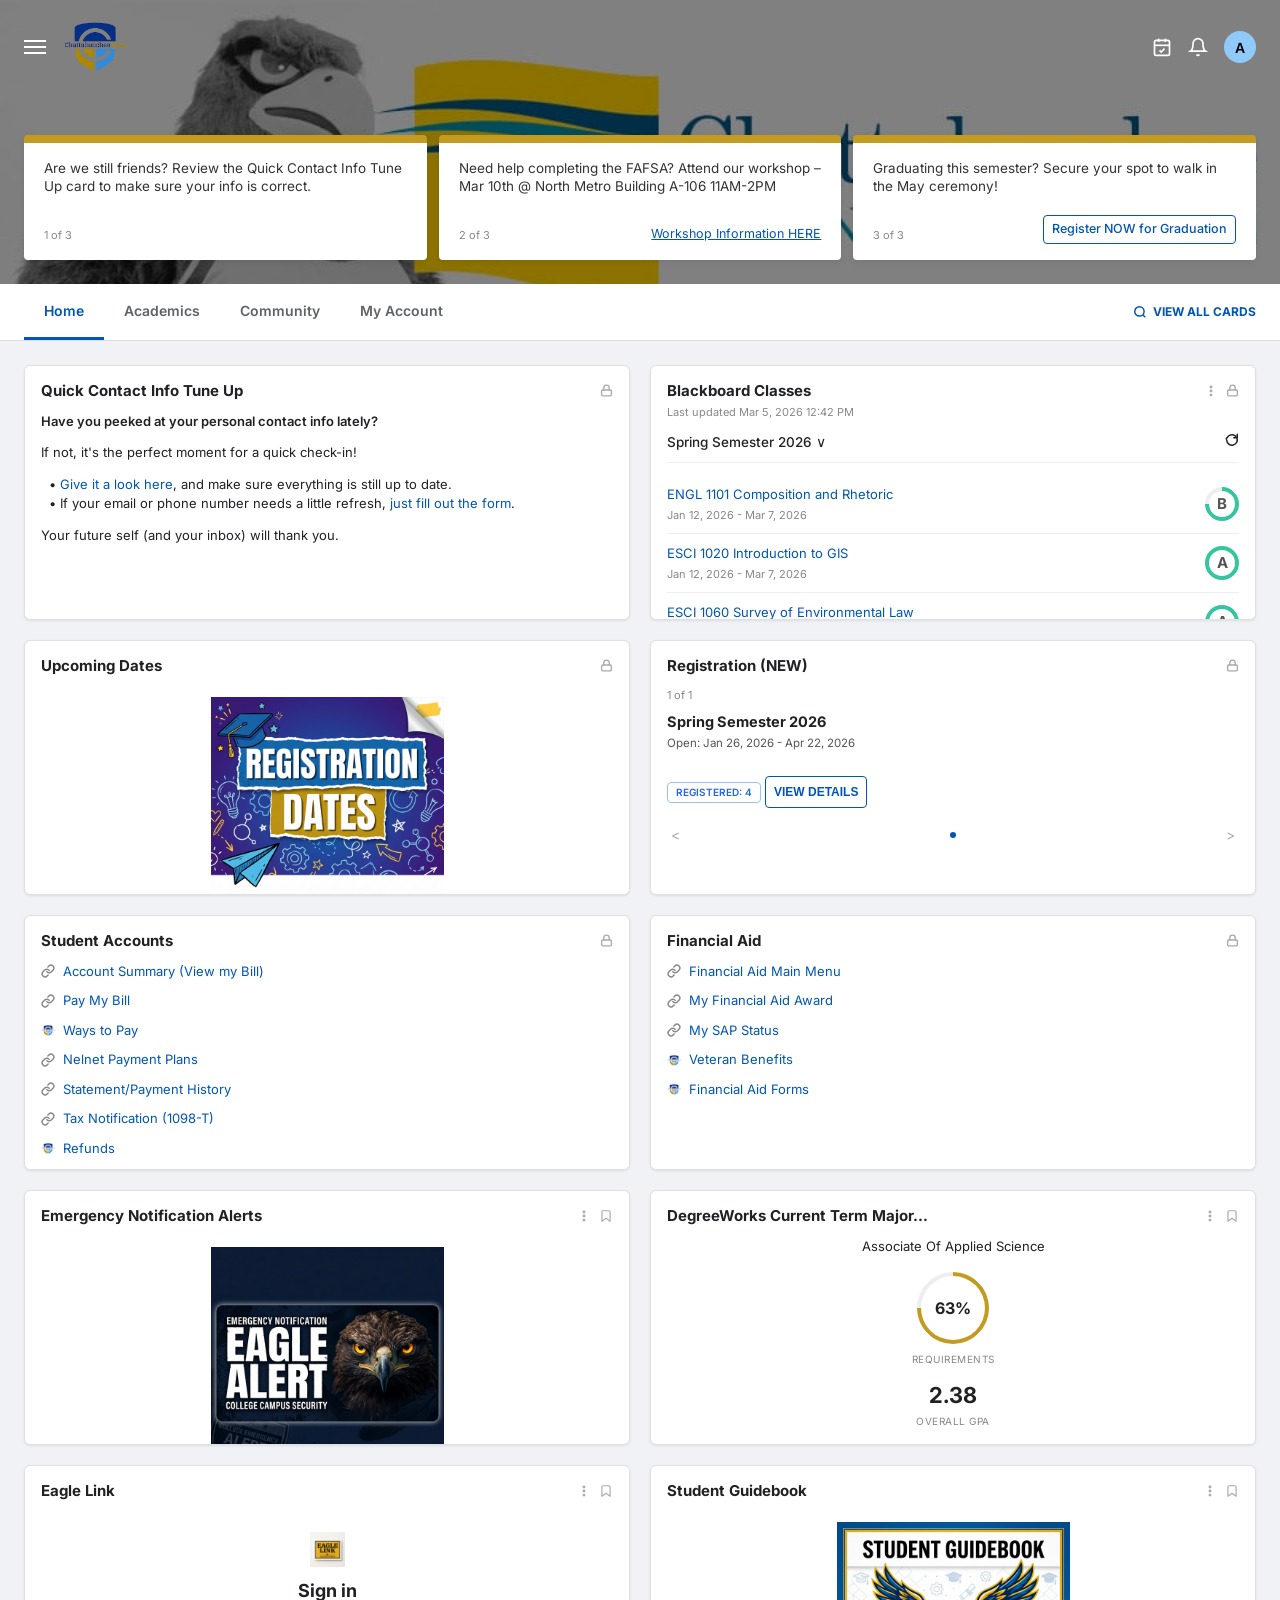
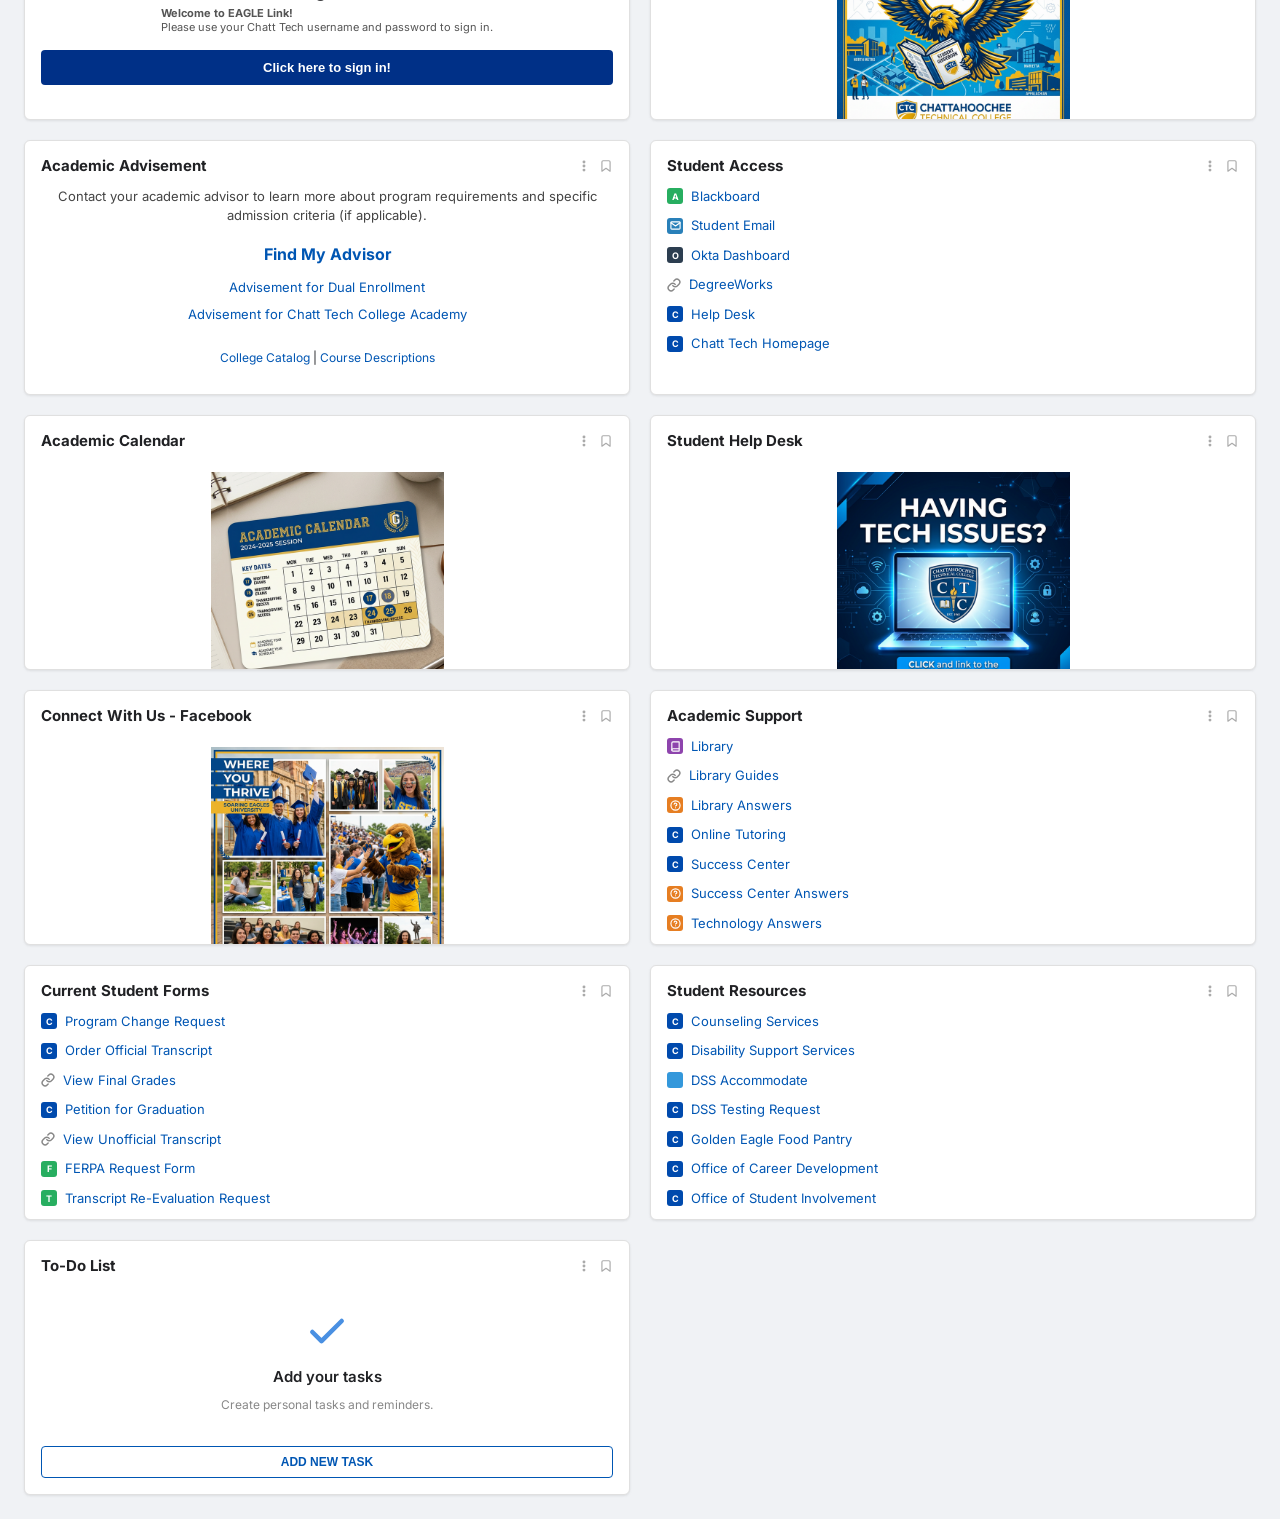
<file: index.html>
<!DOCTYPE html>
<html lang="es">

<head>
  <meta charset="UTF-8" />
  <meta name="viewport" content="width=device-width, initial-scale=1.0" />
  <title>Student Portal – Chattahoochee Technical College</title>
  <link rel="preconnect" href="https://fonts.googleapis.com" />
  <link href="https://fonts.googleapis.com/css2?family=Inter:wght@400;500;600;700&display=swap" rel="stylesheet" />
  <link rel="stylesheet" href="style.css" />
</head>

<body>

  <div class="hero-wrapper">
    <div class="hero-overlay"></div>

    <header class="topnav">
      <div class="topnav-left">
        <button class="hamburger" aria-label="Menu">
          <span></span><span></span><span></span>
        </button>
        <div class="logo-wrap">
          <img src="assets/logo.png" alt="Chattahoochee Technical College logo" class="logo-img" />
        </div>
      </div>
      <div class="topnav-right">
        <button class="icon-btn" aria-label="Calendar">
          <svg viewBox="0 0 24 24" fill="none" stroke="currentColor" stroke-width="2">
            <rect x="3" y="4" width="18" height="18" rx="2" />
            <line x1="16" y1="2" x2="16" y2="6" />
            <line x1="8" y1="2" x2="8" y2="6" />
            <line x1="3" y1="10" x2="21" y2="10" />
            <path d="M9 16l2 2 4-4" />
          </svg>
        </button>
        <button class="icon-btn" aria-label="Notifications">
          <svg viewBox="0 0 24 24" fill="none" stroke="currentColor" stroke-width="2">
            <path d="M18 8A6 6 0 0 0 6 8c0 7-3 9-3 9h18s-3-2-3-9" />
            <path d="M13.73 21a2 2 0 0 1-3.46 0" />
          </svg>
        </button>
        <div class="avatar">A</div>
      </div>
    </header>

    <section class="hero-carousel">
      <div class="carousel-container">
        <article class="hero-card">
          <p class="hero-card-text">Are we still friends? Review the Quick Contact Info Tune Up card to make sure your
            info is correct.</p>
          <div class="hero-card-footer">
            <span class="hero-counter">1 of 3</span>
          </div>
        </article>

        <article class="hero-card">
          <p class="hero-card-text">Need help completing the FAFSA? Attend our workshop – Mar 10th @ North Metro
            Building A-106 11AM-2PM</p>
          <div class="hero-card-footer">
            <span class="hero-counter">2 of 3</span>
            <a href="#" class="hero-link">Workshop Information HERE</a>
          </div>
        </article>

        <article class="hero-card">
          <p class="hero-card-text">Graduating this semester? Secure your spot to walk in the May ceremony!</p>
          <div class="hero-card-footer">
            <span class="hero-counter">3 of 3</span>
            <a href="#" class="hero-link btn-link">Register NOW for Graduation</a>
          </div>
        </article>
      </div>
    </section>
  </div>

  <nav class="tabs-nav-container">
    <div class="tabs-nav">
      <div class="tabs-left">
        <a href="#" class="tab active">Home</a>
        <a href="#" class="tab">Academics</a>
        <a href="#" class="tab">Community</a>
        <a href="#" class="tab">My Account</a>
      </div>
      <div class="tabs-right">
        <a href="#" class="view-all-link">
          <svg viewBox="0 0 24 24" fill="none" stroke="currentColor" stroke-width="2.5" width="14" height="14">
            <circle cx="11" cy="11" r="8" />
            <line x1="21" y1="21" x2="16.65" y2="16.65" />
          </svg>
          VIEW ALL CARDS
        </a>
      </div>
    </div>
  </nav>

  <main class="dashboard">

    <div class="card-grid">
      <div class="card">
        <div class="card-header">
          <h2 class="card-title">Quick Contact Info Tune Up</h2>
          <div class="card-icons"><span class="icon-lock"></span></div>
        </div>
        <div class="card-content">
          <p class="bold-text">Have you peeked at your personal contact info lately?</p>
          <p class="mt-12">If not, it's the perfect moment for a quick check-in!</p>
          <ul class="text-list">
            <li>• <a href="#">Give it a look here</a>, and make sure everything is still up to date.</li>
            <li>• If your email or phone number needs a little refresh, <a href="#">just fill out the form</a>.</li>
          </ul>
          <p class="mt-12">Your future self (and your inbox) will thank you.</p>
        </div>
      </div>

      <div class="card scrollable">
        <div class="card-header">
          <div>
            <h2 class="card-title">Blackboard Classes</h2>
            <span class="card-subtitle">Last updated Mar 5, 2026 12:42 PM</span>
          </div>
          <div class="card-icons">
            <span class="icon-dots"></span><span class="icon-lock"></span>
          </div>
        </div>
        <div class="card-content">
          <div class="semester-filter">
            <span>Spring Semester 2026 ∨</span>
            <span class="icon-refresh"><svg class="svg-icon" viewBox="0 0 24 24">
                <path d="M21 2v6h-6" />
                <path d="M3 12a9 9 0 1 0 2.63-6.37L2 10" />
              </svg></span>
          </div>
          <div class="class-list">
            <div class="class-item">
              <div class="class-info">
                <a href="class_detail.html">ENGL 1101 Composition and Rhetoric</a>
                <span>Jan 12, 2026 - Mar 7, 2026</span>
              </div>
              <div class="grade-circle grade-b"></div> <!-- La 'B' viene inyectada por el CSS ::before -->
            </div>
            <div class="class-line"></div>
            <div class="class-item">
              <div class="class-info">
                <a href="class_detail_esci.html">ESCI 1020 Introduction to GIS</a>
                <span>Jan 12, 2026 - Mar 7, 2026</span>
              </div>
              <div class="grade-circle grade-a">A</div>
            </div>
            <div class="class-line"></div>
            <div class="class-item">
              <div class="class-info">
                <a href="class_detail_esci_1060.html">ESCI 1060 Survey of Environmental Law</a>
                <span>Jan 12, 2026 - Mar 7, 2026</span>
              </div>
              <div class="grade-circle grade-a">A</div>
            </div>
          </div>
        </div>
      </div>

      <div class="card">
        <div class="card-header">
          <h2 class="card-title">Upcoming Dates</h2>
          <div class="card-icons"><span class="icon-lock"></span></div>
        </div>
        <div class="image-placeholder full-height">
          <img src="assets/registration_dates.png" alt="Registration Dates" class="card-banner-img" />
        </div>
      </div>

      <div class="card">
        <div class="card-header">
          <h2 class="card-title">Registration (NEW)</h2>
          <div class="card-icons"><span class="icon-lock"></span></div>
        </div>
        <div class="card-content">
          <span class="card-subtitle-gray">1 of 1</span>
          <h3 class="semester-title">Spring Semester 2026</h3>
          <span class="semester-dates">Open: Jan 26, 2026 - Apr 22, 2026</span>
          <div class="registered-tag">REGISTERED: 4</div>
          <button class="btn-outline mt-12">VIEW DETAILS</button>
          <div class="carousel-dots">
            <span class="arrow">&lt;</span>
            <span class="dot active"></span>
            <span class="arrow">&gt;</span>
          </div>
        </div>
      </div>
    </div>

    <div class="card-grid">
      <div class="card">
        <div class="card-header">
          <h2 class="card-title">Student Accounts</h2>
          <div class="card-icons"><span class="icon-lock"></span></div>
        </div>
        <div class="card-content">
          <ul class="link-list">
            <li><span class="list-icon"><svg class="svg-icon" viewBox="0 0 24 24">
                  <path d="M10 13a5 5 0 0 0 7.54.54l3-3a5 5 0 0 0-7.07-7.07l-1.72 1.71" />
                  <path d="M14 11a5 5 0 0 0-7.54-.54l-3 3a5 5 0 0 0 7.07 7.07l1.71-1.71" />
                </svg></span><a href="#">Account Summary (View my Bill)</a></li>
            <li><span class="list-icon"><svg class="svg-icon" viewBox="0 0 24 24">
                  <path d="M10 13a5 5 0 0 0 7.54.54l3-3a5 5 0 0 0-7.07-7.07l-1.72 1.71" />
                  <path d="M14 11a5 5 0 0 0-7.54-.54l-3 3a5 5 0 0 0 7.07 7.07l1.71-1.71" />
                </svg></span><a href="#">Pay My Bill</a></li>
            <li><span class="list-icon icon-img"><img src="assets/logo.png"
                  style="width:14px;height:14px;object-fit:contain;" alt="Eagle Logo" /></span><a href="#">Ways to
                Pay</a></li>
            <li><span class="list-icon"><svg class="svg-icon" viewBox="0 0 24 24">
                  <path d="M10 13a5 5 0 0 0 7.54.54l3-3a5 5 0 0 0-7.07-7.07l-1.72 1.71" />
                  <path d="M14 11a5 5 0 0 0-7.54-.54l-3 3a5 5 0 0 0 7.07 7.07l1.71-1.71" />
                </svg></span><a href="#">Nelnet Payment Plans</a></li>
            <li><span class="list-icon"><svg class="svg-icon" viewBox="0 0 24 24">
                  <path d="M10 13a5 5 0 0 0 7.54.54l3-3a5 5 0 0 0-7.07-7.07l-1.72 1.71" />
                  <path d="M14 11a5 5 0 0 0-7.54-.54l-3 3a5 5 0 0 0 7.07 7.07l1.71-1.71" />
                </svg></span><a href="#">Statement/Payment History</a></li>
            <li><span class="list-icon"><svg class="svg-icon" viewBox="0 0 24 24">
                  <path d="M10 13a5 5 0 0 0 7.54.54l3-3a5 5 0 0 0-7.07-7.07l-1.72 1.71" />
                  <path d="M14 11a5 5 0 0 0-7.54-.54l-3 3a5 5 0 0 0 7.07 7.07l1.71-1.71" />
                </svg></span><a href="#">Tax Notification (1098-T)</a></li>
            <li><span class="list-icon icon-img"><img src="assets/logo.png"
                  style="width:14px;height:14px;object-fit:contain;" alt="Eagle Logo" /></span><a href="#">Refunds</a>
            </li>
          </ul>
        </div>
      </div>

      <div class="card">
        <div class="card-header">
          <h2 class="card-title">Financial Aid</h2>
          <div class="card-icons"><span class="icon-lock"></span></div>
        </div>
        <div class="card-content">
          <ul class="link-list">
            <li><span class="list-icon"><svg class="svg-icon" viewBox="0 0 24 24">
                  <path d="M10 13a5 5 0 0 0 7.54.54l3-3a5 5 0 0 0-7.07-7.07l-1.72 1.71" />
                  <path d="M14 11a5 5 0 0 0-7.54-.54l-3 3a5 5 0 0 0 7.07 7.07l1.71-1.71" />
                </svg></span><a href="#">Financial Aid Main Menu</a></li>
            <li><span class="list-icon"><svg class="svg-icon" viewBox="0 0 24 24">
                  <path d="M10 13a5 5 0 0 0 7.54.54l3-3a5 5 0 0 0-7.07-7.07l-1.72 1.71" />
                  <path d="M14 11a5 5 0 0 0-7.54-.54l-3 3a5 5 0 0 0 7.07 7.07l1.71-1.71" />
                </svg></span><a href="#">My Financial Aid Award</a></li>
            <li><span class="list-icon"><svg class="svg-icon" viewBox="0 0 24 24">
                  <path d="M10 13a5 5 0 0 0 7.54.54l3-3a5 5 0 0 0-7.07-7.07l-1.72 1.71" />
                  <path d="M14 11a5 5 0 0 0-7.54-.54l-3 3a5 5 0 0 0 7.07 7.07l1.71-1.71" />
                </svg></span><a href="#">My SAP Status</a></li>
            <li><span class="list-icon icon-img"><img src="assets/logo.png"
                  style="width:14px;height:14px;object-fit:contain;" alt="Eagle Logo" /></span><a href="#">Veteran
                Benefits</a></li>
            <li><span class="list-icon icon-img"><img src="assets/logo.png"
                  style="width:14px;height:14px;object-fit:contain;" alt="Eagle Logo" /></span><a href="#">Financial Aid
                Forms</a></li>
          </ul>
        </div>
      </div>

      <div class="card">
        <div class="card-header">
          <h2 class="card-title">Emergency Notification Alerts</h2>
          <div class="card-icons">
            <span class="icon-dots"></span><span class="icon-bookmark"></span>
          </div>
        </div>
        <div class="image-placeholder full-height">
          <img src="assets/eagle_alert.png" alt="Eagle Alert" class="card-banner-img" />
        </div>
      </div>

      <div class="card text-center">
        <div class="card-header">
          <h2 class="card-title">DegreeWorks Current Term Major...</h2>
          <div class="card-icons">
            <span class="icon-dots"></span><span class="icon-bookmark"></span>
          </div>
        </div>
        <div class="card-content align-center">
          <p class="degree-title">Associate Of Applied Science</p>
          <div class="progress-circle">
            <span class="progress-text">63%</span>
          </div>
          <p class="progress-label">REQUIREMENTS</p>
          <div class="gpa-score">2.38</div>
          <p class="progress-label">OVERALL GPA</p>
          <a href="#" class="view-audit">View audit</a>
        </div>
      </div>
    </div>

    <div class="card-grid">
      <div class="card">
        <div class="card-header">
          <h2 class="card-title">Eagle Link</h2>
          <div class="card-icons">
            <span class="icon-dots"></span><span class="icon-bookmark"></span>
          </div>
        </div>
        <div class="image-placeholder small-placeholder">
          <img src="assets/eagle_link.png" alt="Eagle Link Logo" class="eagle-link-img" />
        </div>
        <div class="card-content align-center">
          <h3 class="signin-title">Sign in</h3>
          <p class="signin-desc"><strong>Welcome to EAGLE Link!</strong><br>Please use your Chatt Tech username and
            password to sign in.</p>
          <button class="btn-solid">Click here to sign in!</button>
        </div>
      </div>

      <div class="card">
        <div class="card-header">
          <h2 class="card-title">Student Guidebook</h2>
          <div class="card-icons">
            <span class="icon-dots"></span><span class="icon-bookmark"></span>
          </div>
        </div>
        <div class="image-placeholder full-height">
          <img src="assets/student_guidebook.png" alt="Student Guidebook" class="card-banner-img" />
        </div>
      </div>

      <div class="card text-center">
        <div class="card-header">
          <h2 class="card-title">Academic Advisement</h2>
          <div class="card-icons">
            <span class="icon-dots"></span><span class="icon-bookmark"></span>
          </div>
        </div>
        <div class="card-content align-center">
          <p class="advise-text">Contact your academic advisor to learn more about program requirements and specific
            admission criteria (if applicable).</p>
          <a href="#" class="advise-main-link">Find My Advisor</a>
          <a href="#" class="advise-sub-link">Advisement for Dual Enrollment</a>
          <a href="#" class="advise-sub-link">Advisement for Chatt Tech College Academy</a>
          <p class="advise-footer-links"><a href="#">College Catalog</a> | <a href="#">Course Descriptions</a></p>
        </div>
      </div>

      <div class="card">
        <div class="card-header">
          <h2 class="card-title">Student Access</h2>
          <div class="card-icons">
            <span class="icon-dots"></span><span class="icon-bookmark"></span>
          </div>
        </div>
        <div class="card-content">
          <ul class="link-list">
            <li><span class="app-icon bb">A</span><a href="#">Blackboard</a></li>
            <li><span class="app-icon mail"><svg class="app-svg" viewBox="0 0 24 24">
                  <path d="M4 4h16c1.1 0 2 .9 2 2v12c0 1.1-.9 2-2 2H4c-1.1 0-2-.9-2-2V6c0-1.1.9-2 2-2z" />
                  <polyline points="22,6 12,13 2,6" />
                </svg></span><a href="#">Student Email</a></li>
            <li><span class="app-icon okta">O</span><a href="#">Okta Dashboard</a></li>
            <li><span class="list-icon"><svg class="svg-icon" viewBox="0 0 24 24">
                  <path d="M10 13a5 5 0 0 0 7.54.54l3-3a5 5 0 0 0-7.07-7.07l-1.72 1.71" />
                  <path d="M14 11a5 5 0 0 0-7.54-.54l-3 3a5 5 0 0 0 7.07 7.07l1.71-1.71" />
                </svg></span><a href="#">DegreeWorks</a></li>
            <li><span class="app-icon ctc">C</span><a href="#">Help Desk</a></li>
            <li><span class="app-icon ctc">C</span><a href="#">Chatt Tech Homepage</a></li>
          </ul>
        </div>
      </div>
    </div>

    <div class="card-grid">
      <div class="card">
        <div class="card-header">
          <h2 class="card-title">Academic Calendar</h2>
          <div class="card-icons"><span class="icon-dots"></span><span class="icon-bookmark"></span></div>
        </div>
        <div class="image-placeholder full-height"><img src="assets/academic_calendar.png" alt="Calendar"
            class="card-banner-img" /></div>
      </div>
      <div class="card">
        <div class="card-header">
          <h2 class="card-title">Student Help Desk</h2>
          <div class="card-icons"><span class="icon-dots"></span><span class="icon-bookmark"></span></div>
        </div>
        <div class="image-placeholder full-height"><img src="assets/student_help_desk.png" alt="Help Desk"
            class="card-banner-img" /></div>
      </div>
      <div class="card">
        <div class="card-header">
          <h2 class="card-title">Connect With Us - Facebook</h2>
          <div class="card-icons"><span class="icon-dots"></span><span class="icon-bookmark"></span></div>
        </div>
        <div class="image-placeholder full-height"><img src="assets/connect_facebook.png" alt="Facebook"
            class="card-banner-img" /></div>
      </div>
      <div class="card">
        <div class="card-header">
          <h2 class="card-title">Academic Support</h2>
          <div class="card-icons"><span class="icon-dots"></span><span class="icon-bookmark"></span></div>
        </div>
        <div class="card-content">
          <ul class="link-list">
            <li><span class="app-icon lib"><svg class="app-svg" viewBox="0 0 24 24">
                  <path d="M4 19.5A2.5 2.5 0 0 1 6.5 17H20" />
                  <path d="M6.5 2H20v20H6.5A2.5 2.5 0 0 1 4 19.5v-15A2.5 2.5 0 0 1 6.5 2z" />
                </svg></span><a href="#">Library</a></li>
            <li><span class="list-icon"><svg class="svg-icon" viewBox="0 0 24 24">
                  <path d="M10 13a5 5 0 0 0 7.54.54l3-3a5 5 0 0 0-7.07-7.07l-1.72 1.71" />
                  <path d="M14 11a5 5 0 0 0-7.54-.54l-3 3a5 5 0 0 0 7.07 7.07l1.71-1.71" />
                </svg></span><a href="#">Library Guides</a></li>
            <li><span class="app-icon ans"><svg class="app-svg" viewBox="0 0 24 24">
                  <circle cx="12" cy="12" r="10" />
                  <path d="M9.09 9a3 3 0 0 1 5.83 1c0 2-3 3-3 3" />
                  <line x1="12" y1="17" x2="12.01" y2="17" />
                </svg></span><a href="#">Library Answers</a></li>
            <li><span class="app-icon ctc">C</span><a href="#">Online Tutoring</a></li>
            <li><span class="app-icon ctc">C</span><a href="#">Success Center</a></li>
            <li><span class="app-icon ans"><svg class="app-svg" viewBox="0 0 24 24">
                  <circle cx="12" cy="12" r="10" />
                  <path d="M9.09 9a3 3 0 0 1 5.83 1c0 2-3 3-3 3" />
                  <line x1="12" y1="17" x2="12.01" y2="17" />
                </svg></span><a href="#">Success Center Answers</a></li>
            <li><span class="app-icon ans"><svg class="app-svg" viewBox="0 0 24 24">
                  <circle cx="12" cy="12" r="10" />
                  <path d="M9.09 9a3 3 0 0 1 5.83 1c0 2-3 3-3 3" />
                  <line x1="12" y1="17" x2="12.01" y2="17" />
                </svg></span><a href="#">Technology Answers</a></li>
          </ul>
        </div>
      </div>
    </div>

    <div class="card-grid row3">
      <div class="card scrollable">
        <div class="card-header">
          <h2 class="card-title">Current Student Forms</h2>
          <div class="card-icons"><span class="icon-dots"></span><span class="icon-bookmark"></span></div>
        </div>
        <div class="card-content">
          <ul class="link-list">
            <li><span class="app-icon ctc">C</span><a href="#">Program Change Request</a></li>
            <li><span class="app-icon ctc">C</span><a href="#">Order Official Transcript</a></li>
            <li><span class="list-icon"><svg class="svg-icon" viewBox="0 0 24 24">
                  <path d="M10 13a5 5 0 0 0 7.54.54l3-3a5 5 0 0 0-7.07-7.07l-1.72 1.71" />
                  <path d="M14 11a5 5 0 0 0-7.54-.54l-3 3a5 5 0 0 0 7.07 7.07l1.71-1.71" />
                </svg></span><a href="#">View Final Grades</a></li>
            <li><span class="app-icon ctc">C</span><a href="#">Petition for Graduation</a></li>
            <li><span class="list-icon"><svg class="svg-icon" viewBox="0 0 24 24">
                  <path d="M10 13a5 5 0 0 0 7.54.54l3-3a5 5 0 0 0-7.07-7.07l-1.72 1.71" />
                  <path d="M14 11a5 5 0 0 0-7.54-.54l-3 3a5 5 0 0 0 7.07 7.07l1.71-1.71" />
                </svg></span><a href="#">View Unofficial Transcript</a></li>
            <li><span class="app-icon green">F</span><a href="#">FERPA Request Form</a></li>
            <li><span class="app-icon green">T</span><a href="#">Transcript Re-Evaluation Request</a></li>
            <li><span class="list-icon"><svg class="svg-icon" viewBox="0 0 24 24">
                  <path d="M10 13a5 5 0 0 0 7.54.54l3-3a5 5 0 0 0-7.07-7.07l-1.72 1.71" />
                  <path d="M14 11a5 5 0 0 0-7.54-.54l-3 3a5 5 0 0 0 7.07 7.07l1.71-1.71" />
                </svg></span><a href="#">Update or Set Emergency Contact</a></li>
          </ul>
        </div>
      </div>
      <div class="card scrollable">
        <div class="card-header">
          <h2 class="card-title">Student Resources</h2>
          <div class="card-icons"><span class="icon-dots"></span><span class="icon-bookmark"></span></div>
        </div>
        <div class="card-content">
          <ul class="link-list">
            <li><span class="app-icon ctc">C</span><a href="#">Counseling Services</a></li>
            <li><span class="app-icon ctc">C</span><a href="#">Disability Support Services</a></li>
            <li><span class="app-icon solid-blue"></span><a href="#">DSS Accommodate</a></li>
            <li><span class="app-icon ctc">C</span><a href="#">DSS Testing Request</a></li>
            <li><span class="app-icon ctc">C</span><a href="#">Golden Eagle Food Pantry</a></li>
            <li><span class="app-icon ctc">C</span><a href="#">Office of Career Development</a></li>
            <li><span class="app-icon ctc">C</span><a href="#">Office of Student Involvement</a></li>
            <li><span class="app-icon ctc">C</span><a href="#">Veteran Services</a></li>
          </ul>
        </div>
      </div>
      <div class="card">
        <div class="card-header">
          <h2 class="card-title">To-Do List</h2>
          <div class="card-icons"><span class="icon-dots"></span><span class="icon-bookmark"></span></div>
        </div>
        <div class="card-content align-center to-do-content">
          <div class="todo-icon">
            <svg viewBox="0 0 24 24" fill="none" stroke="#4a90e2" stroke-width="2.5" stroke-linecap="round"
              stroke-linejoin="round">
              <polyline points="20 6 9 17 4 12"></polyline>
            </svg>
          </div>
          <p class="todo-title">Add your tasks</p>
          <p class="todo-sub">Create personal tasks and reminders.</p>
          <button class="btn-outline w-100">ADD NEW TASK</button>
        </div>
      </div>
    </div>

  </main>

  <script src="script.js"></script>
</body>

</html>
</file>
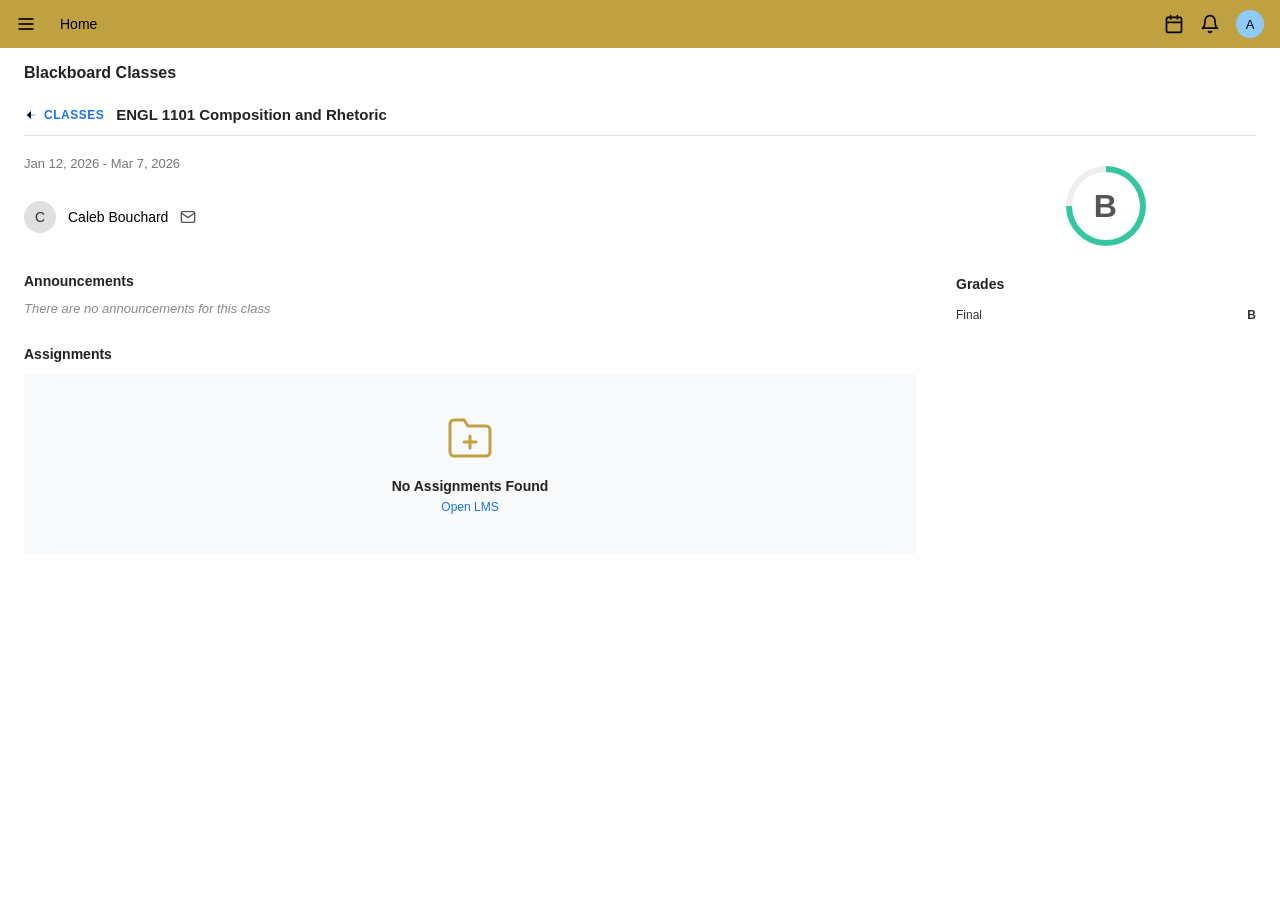
<file: class_detail.html>
<!DOCTYPE html>
<html lang="es">

<head>
    <meta charset="UTF-8">
    <meta name="viewport" content="width=device-width, initial-scale=1.0">
    <title>Blackboard Classes Detail</title>
    <style>
        :root {
            --gold: #bfa141;
            /* From screenshot */
            --blue: #003087;
            --light-blue: #90caf9;
            --text-main: #222;
            --text-gray: #777;
            --border-gray: #e0e0e0;
            --bg-gray: #f5f6f8;
            --success-green: #37b282;
        }

        * {
            box-sizing: border-box;
            margin: 0;
            padding: 0;
            font-family: 'Inter', -apple-system, BlinkMacSystemFont, 'Segoe UI', Roboto, Helvetica, Arial, sans-serif;
        }

        body {
            background-color: #fff;
            color: var(--text-main);
        }

        /* Top Nav Bar */
        .top-nav {
            background-color: var(--gold);
            height: 48px;
            display: flex;
            align-items: center;
            justify-content: space-between;
            padding: 0 16px;
        }

        .top-nav-left,
        .top-nav-right {
            display: flex;
            align-items: center;
            gap: 16px;
        }

        .burger-icon,
        .nav-icon {
            cursor: pointer;
            display: flex;
            align-items: center;
        }

        .burger-icon svg,
        .nav-icon svg {
            width: 20px;
            height: 20px;
            fill: none;
            stroke: #000;
            stroke-width: 2;
        }

        .home-text {
            font-size: 14px;
            font-weight: 500;
            color: #000;
            margin-left: 8px;
        }

        .user-avatar-nav {
            width: 28px;
            height: 28px;
            border-radius: 50%;
            background-color: var(--light-blue);
            color: #000;
            display: flex;
            align-items: center;
            justify-content: center;
            font-size: 13px;
            font-weight: 500;
            cursor: pointer;
        }

        /* Main Container */
        .detail-container {
            max-width: 1400px;
            margin: 0 auto;
            padding: 16px 24px;
        }

        .bb-title {
            font-size: 16px;
            font-weight: 700;
            margin-bottom: 24px;
        }

        .class-header-row {
            display: flex;
            align-items: center;
            gap: 12px;
            margin-bottom: 12px;
        }

        .back-link {
            display: flex;
            align-items: center;
            gap: 6px;
            color: #1a73e8;
            text-decoration: none;
            font-size: 12px;
            font-weight: 600;
            text-transform: uppercase;
            letter-spacing: 0.5px;
        }

        .back-link svg {
            width: 14px;
            height: 14px;
            stroke: currentColor;
        }

        .class-title {
            font-size: 15px;
            font-weight: 700;
        }

        .divider {
            border: none;
            border-top: 1px solid var(--border-gray);
            margin-bottom: 20px;
        }

        /* Body Layout */
        .detail-body {
            display: grid;
            grid-template-columns: 1fr 300px;
            gap: 40px;
        }

        @media (max-width: 900px) {
            .detail-body {
                grid-template-columns: 1fr;
                gap: 24px;
            }
        }

        /* Left Side Content */
        .dates-text {
            font-size: 13px;
            color: var(--text-gray);
            margin-bottom: 30px;
        }

        .instructor-row {
            display: flex;
            align-items: center;
            gap: 12px;
            margin-bottom: 40px;
        }

        .instructor-avatar {
            width: 32px;
            height: 32px;
            border-radius: 50%;
            background-color: #e0e0e0;
            display: flex;
            align-items: center;
            justify-content: center;
            font-size: 14px;
            font-weight: 500;
            color: #333;
        }

        .instructor-name {
            font-size: 14px;
            color: #000;
        }

        .mail-icon-small {
            width: 16px;
            height: 16px;
            fill: none;
            stroke: #555;
            stroke-width: 2;
        }

        .section-block {
            margin-bottom: 30px;
        }

        .section-title {
            font-size: 14px;
            font-weight: 700;
            margin-bottom: 12px;
        }

        .announcements-empty {
            font-size: 13px;
            color: #888;
            font-style: italic;
        }

        .assignments-box {
            background-color: #f8f9fa;
            border-radius: 4px;
            padding: 40px 20px;
            display: flex;
            flex-direction: column;
            align-items: center;
            justify-content: center;
        }

        .assignments-icon {
            margin-bottom: 12px;
        }

        .assignments-icon svg {
            width: 48px;
            height: 48px;
            fill: none;
            stroke: var(--gold);
            stroke-width: 1.5;
        }

        .assignments-msg {
            font-size: 14px;
            font-weight: 700;
            margin-bottom: 6px;
        }

        .open-lms {
            font-size: 12px;
            color: #1a73e8;
            text-decoration: none;
        }

        .open-lms:hover {
            text-decoration: underline;
        }

        /* Right Side Grades Content */
        .grades-panel {
            display: flex;
            flex-direction: column;
            align-items: center;
            padding-top: 10px;
        }

        .grade-widget {
            width: 80px;
            height: 80px;
            border-radius: 50%;
            display: flex;
            align-items: center;
            justify-content: center;
            margin-bottom: 30px;
            /* El truco del borde verde para simular 85% de progreso */
            border: 6px solid #eee;
            border-top-color: #35c59f;
            border-right-color: #35c59f;
            border-bottom-color: #35c59f;
            transform: rotate(45deg);
        }

        .grade-letter-big {
            font-size: 32px;
            font-weight: 700;
            color: #555;
            transform: rotate(-45deg);
            /* Deshacer rotación para que la B quede derecha */
        }

        .grades-summary-block {
            width: 100%;
        }

        .grades-block-title {
            font-size: 14px;
            font-weight: 700;
            margin-bottom: 16px;
            text-align: left;
        }

        .grades-row {
            display: flex;
            justify-content: space-between;
            font-size: 12px;
            color: #333;
        }

        .grades-row-value {
            font-weight: 700;
        }
    </style>
</head>

<body>

    <!-- Top Nav Bar -->
    <header class="top-nav">
        <div class="top-nav-left">
            <div class="burger-icon">
                <svg viewBox="0 0 24 24">
                    <line x1="3" y1="12" x2="21" y2="12"></line>
                    <line x1="3" y1="6" x2="21" y2="6"></line>
                    <line x1="3" y1="18" x2="21" y2="18"></line>
                </svg>
            </div>
            <span class="home-text">Home</span>
        </div>
        <div class="top-nav-right">
            <div class="nav-icon">
                <!-- Calendar icon -->
                <svg viewBox="0 0 24 24" stroke-linecap="round" stroke-linejoin="round">
                    <rect x="3" y="4" width="18" height="18" rx="2" ry="2"></rect>
                    <line x1="16" y1="2" x2="16" y2="6"></line>
                    <line x1="8" y1="2" x2="8" y2="6"></line>
                    <line x1="3" y1="10" x2="21" y2="10"></line>
                </svg>
            </div>
            <div class="nav-icon">
                <!-- Bell icon -->
                <svg viewBox="0 0 24 24" stroke-linecap="round" stroke-linejoin="round">
                    <path d="M18 8A6 6 0 0 0 6 8c0 7-3 9-3 9h18s-3-2-3-9"></path>
                    <path d="M13.73 21a2 2 0 0 1-3.46 0"></path>
                </svg>
            </div>
            <div class="user-avatar-nav">A</div>
        </div>
    </header>

    <div class="detail-container">
        <h1 class="bb-title">Blackboard Classes</h1>

        <div class="class-header-row">
            <a href="index.html" class="back-link">
                <svg viewBox="0 0 24 24" stroke-linecap="round" stroke-linejoin="round">
                    <line x1="19" y1="12" x2="5" y2="12"></line>
                    <polyline points="12 19 5 12 12 5"></polyline>
                </svg>
                CLASSES
            </a>
            <span class="class-title">ENGL 1101 Composition and Rhetoric</span>
        </div>

        <hr class="divider">

        <div class="detail-body">
            <!-- Left Content -->
            <div class="detail-left">
                <p class="dates-text">Jan 12, 2026 - Mar 7, 2026</p>

                <div class="instructor-row">
                    <div class="instructor-avatar">C</div>
                    <span class="instructor-name">Caleb Bouchard</span>
                    <svg class="mail-icon-small" viewBox="0 0 24 24" stroke-linecap="round" stroke-linejoin="round">
                        <path d="M4 4h16c1.1 0 2 .9 2 2v12c0 1.1-.9 2-2 2H4c-1.1 0-2-.9-2-2V6c0-1.1.9-2 2-2z"></path>
                        <polyline points="22,6 12,13 2,6"></polyline>
                    </svg>
                </div>

                <div class="section-block">
                    <h2 class="section-title">Announcements</h2>
                    <p class="announcements-empty">There are no announcements for this class</p>
                </div>

                <div class="section-block">
                    <h2 class="section-title">Assignments</h2>
                    <div class="assignments-box">
                        <div class="assignments-icon">
                            <!-- Folder / Inbox icon -->
                            <svg viewBox="0 0 24 24" stroke-linecap="round" stroke-linejoin="round">
                                <path d="M22 19a2 2 0 0 1-2 2H4a2 2 0 0 1-2-2V5a2 2 0 0 1 2-2h5l2 3h9a2 2 0 0 1 2 2z">
                                </path>
                                <line x1="12" y1="11" x2="12" y2="17"></line>
                                <line x1="9" y1="14" x2="15" y2="14"></line>
                            </svg>
                        </div>
                        <p class="assignments-msg">No Assignments Found</p>
                        <a href="#" class="open-lms">Open LMS</a>
                    </div>
                </div>
            </div>

            <!-- Right Content (Grades) -->
            <div class="detail-right">
                <div class="grades-panel">
                    <div class="grade-widget">
                        <span class="grade-letter-big">B</span>
                    </div>

                    <div class="grades-summary-block">
                        <h2 class="grades-block-title">Grades</h2>
                        <div class="grades-row">
                            <span class="grades-row-label">Final</span>
                            <span class="grades-row-value">B</span>
                        </div>
                    </div>
                </div>
            </div>
        </div> <!-- .detail-body -->

    </div> <!-- .detail-container -->

</body>

</html>
</file>
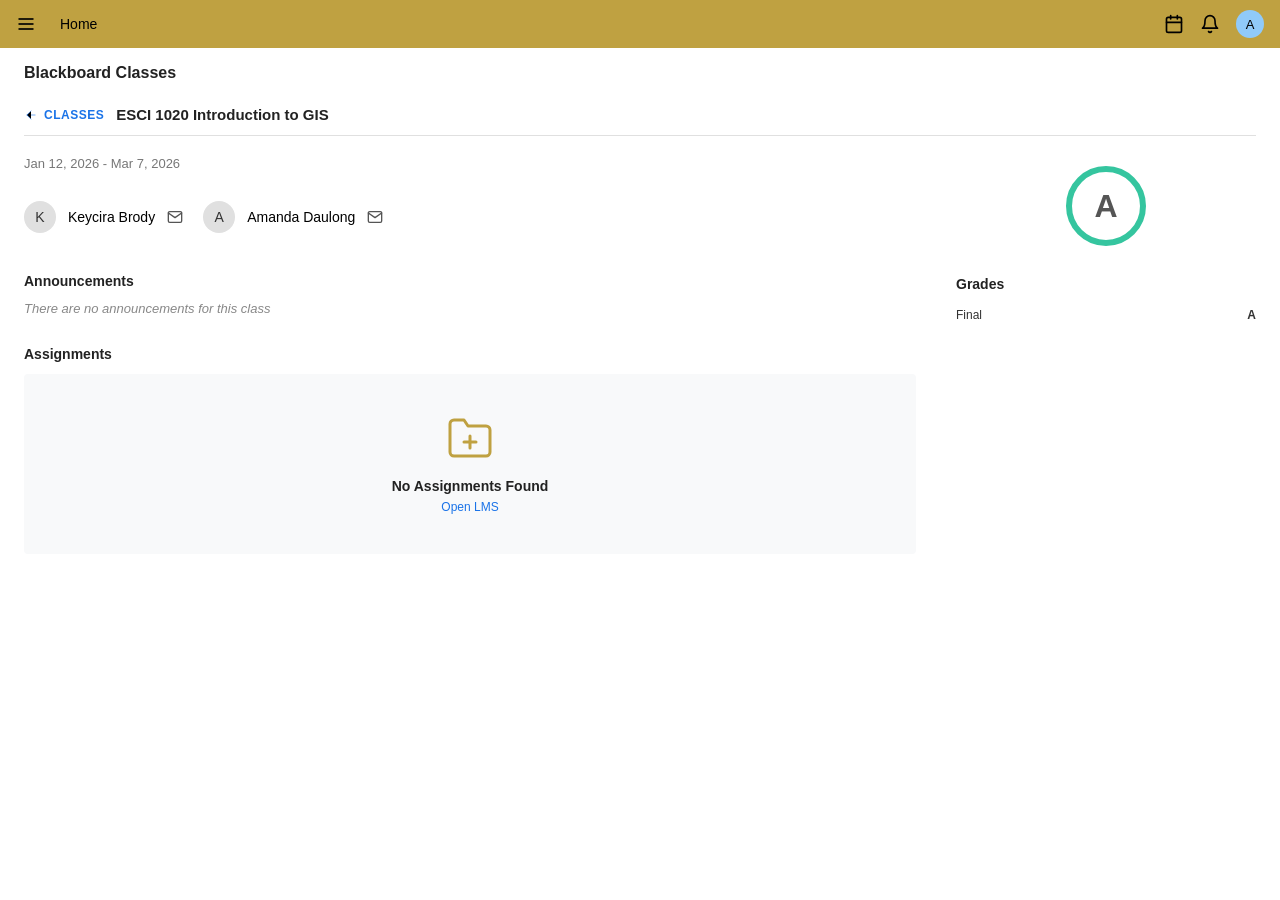
<file: class_detail_esci.html>
<!DOCTYPE html>
<html lang="es">

<head>
    <meta charset="UTF-8">
    <meta name="viewport" content="width=device-width, initial-scale=1.0">
    <title>Blackboard Classes Detail - ESCI</title>
    <style>
        :root {
            --gold: #bfa141;
            /* From screenshot */
            --blue: #003087;
            --light-blue: #90caf9;
            --text-main: #222;
            --text-gray: #777;
            --border-gray: #e0e0e0;
            --bg-gray: #f5f6f8;
            --success-green: #37b282;
            --avatar-k: #e0e0e0;
            --avatar-a: #e0e0e0;
        }

        * {
            box-sizing: border-box;
            margin: 0;
            padding: 0;
            font-family: 'Inter', -apple-system, BlinkMacSystemFont, 'Segoe UI', Roboto, Helvetica, Arial, sans-serif;
        }

        body {
            background-color: #fff;
            color: var(--text-main);
        }

        /* Top Nav Bar */
        .top-nav {
            background-color: var(--gold);
            height: 48px;
            display: flex;
            align-items: center;
            justify-content: space-between;
            padding: 0 16px;
        }

        .top-nav-left,
        .top-nav-right {
            display: flex;
            align-items: center;
            gap: 16px;
        }

        .burger-icon,
        .nav-icon {
            cursor: pointer;
            display: flex;
            align-items: center;
        }

        .burger-icon svg,
        .nav-icon svg {
            width: 20px;
            height: 20px;
            fill: none;
            stroke: #000;
            stroke-width: 2;
        }

        .home-text {
            font-size: 14px;
            font-weight: 500;
            color: #000;
            margin-left: 8px;
        }

        .user-avatar-nav {
            width: 28px;
            height: 28px;
            border-radius: 50%;
            background-color: var(--light-blue);
            color: #000;
            display: flex;
            align-items: center;
            justify-content: center;
            font-size: 13px;
            font-weight: 500;
            cursor: pointer;
        }

        /* Main Container */
        .detail-container {
            max-width: 1400px;
            margin: 0 auto;
            padding: 16px 24px;
        }

        .bb-title {
            font-size: 16px;
            font-weight: 700;
            margin-bottom: 24px;
        }

        .class-header-row {
            display: flex;
            align-items: center;
            gap: 12px;
            margin-bottom: 12px;
        }

        .back-link {
            display: flex;
            align-items: center;
            gap: 6px;
            color: #1a73e8;
            text-decoration: none;
            font-size: 12px;
            font-weight: 600;
            text-transform: uppercase;
            letter-spacing: 0.5px;
        }

        .back-link svg {
            width: 14px;
            height: 14px;
            stroke: currentColor;
        }

        .class-title {
            font-size: 15px;
            font-weight: 700;
        }

        .divider {
            border: none;
            border-top: 1px solid var(--border-gray);
            margin-bottom: 20px;
        }

        /* Body Layout */
        .detail-body {
            display: grid;
            grid-template-columns: 1fr 300px;
            gap: 40px;
        }

        @media (max-width: 900px) {
            .detail-body {
                grid-template-columns: 1fr;
                gap: 24px;
            }
        }

        /* Left Side Content */
        .dates-text {
            font-size: 13px;
            color: var(--text-gray);
            margin-bottom: 30px;
        }

        .instructor-row {
            display: flex;
            align-items: center;
            gap: 20px;
            margin-bottom: 40px;
        }

        .instructor-item {
            display: flex;
            align-items: center;
            gap: 12px;
        }

        .instructor-avatar {
            width: 32px;
            height: 32px;
            border-radius: 50%;
            background-color: #e0e0e0;
            display: flex;
            align-items: center;
            justify-content: center;
            font-size: 14px;
            font-weight: 500;
            color: #333;
        }

        .instructor-name {
            font-size: 14px;
            color: #000;
        }

        .mail-icon-small {
            width: 16px;
            height: 16px;
            fill: none;
            stroke: #555;
            stroke-width: 2;
        }

        .section-block {
            margin-bottom: 30px;
        }

        .section-title {
            font-size: 14px;
            font-weight: 700;
            margin-bottom: 12px;
        }

        .announcements-empty {
            font-size: 13px;
            color: #888;
            font-style: italic;
        }

        .assignments-box {
            background-color: #f8f9fa;
            border-radius: 4px;
            padding: 40px 20px;
            display: flex;
            flex-direction: column;
            align-items: center;
            justify-content: center;
        }

        .assignments-icon {
            margin-bottom: 12px;
        }

        .assignments-icon svg {
            width: 48px;
            height: 48px;
            fill: none;
            stroke: var(--gold);
            stroke-width: 1.5;
        }

        .assignments-msg {
            font-size: 14px;
            font-weight: 700;
            margin-bottom: 6px;
        }

        .open-lms {
            font-size: 12px;
            color: #1a73e8;
            text-decoration: none;
        }

        .open-lms:hover {
            text-decoration: underline;
        }

        /* Right Side Grades Content */
        .grades-panel {
            display: flex;
            flex-direction: column;
            align-items: center;
            padding-top: 10px;
        }

        .grade-widget {
            width: 80px;
            height: 80px;
            border-radius: 50%;
            display: flex;
            align-items: center;
            justify-content: center;
            margin-bottom: 30px;
        }

        .grade-widget.grade-a {
            border: 6px solid #35c59f;
        }

        .grade-letter-big {
            font-size: 32px;
            font-weight: 700;
            color: #555;
        }

        .grades-summary-block {
            width: 100%;
        }

        .grades-block-title {
            font-size: 14px;
            font-weight: 700;
            margin-bottom: 16px;
            text-align: left;
        }

        .grades-row {
            display: flex;
            justify-content: space-between;
            font-size: 12px;
            color: #333;
        }

        .grades-row-value {
            font-weight: 700;
        }
    </style>
</head>

<body>

    <!-- Top Nav Bar -->
    <header class="top-nav">
        <div class="top-nav-left">
            <div class="burger-icon">
                <svg viewBox="0 0 24 24">
                    <line x1="3" y1="12" x2="21" y2="12"></line>
                    <line x1="3" y1="6" x2="21" y2="6"></line>
                    <line x1="3" y1="18" x2="21" y2="18"></line>
                </svg>
            </div>
            <span class="home-text">Home</span>
        </div>
        <div class="top-nav-right">
            <div class="nav-icon">
                <!-- Calendar icon -->
                <svg viewBox="0 0 24 24" stroke-linecap="round" stroke-linejoin="round">
                    <rect x="3" y="4" width="18" height="18" rx="2" ry="2"></rect>
                    <line x1="16" y1="2" x2="16" y2="6"></line>
                    <line x1="8" y1="2" x2="8" y2="6"></line>
                    <line x1="3" y1="10" x2="21" y2="10"></line>
                </svg>
            </div>
            <div class="nav-icon">
                <!-- Bell icon -->
                <svg viewBox="0 0 24 24" stroke-linecap="round" stroke-linejoin="round">
                    <path d="M18 8A6 6 0 0 0 6 8c0 7-3 9-3 9h18s-3-2-3-9"></path>
                    <path d="M13.73 21a2 2 0 0 1-3.46 0"></path>
                </svg>
            </div>
            <div class="user-avatar-nav">A</div>
        </div>
    </header>

    <div class="detail-container">
        <h1 class="bb-title">Blackboard Classes</h1>

        <div class="class-header-row">
            <a href="index.html" class="back-link">
                <svg viewBox="0 0 24 24" stroke-linecap="round" stroke-linejoin="round">
                    <line x1="19" y1="12" x2="5" y2="12"></line>
                    <polyline points="12 19 5 12 12 5"></polyline>
                </svg>
                CLASSES
            </a>
            <span class="class-title">ESCI 1020 Introduction to GIS</span>
        </div>

        <hr class="divider">

        <div class="detail-body">
            <!-- Left Content -->
            <div class="detail-left">
                <p class="dates-text">Jan 12, 2026 - Mar 7, 2026</p>

                <div class="instructor-row">
                    <div class="instructor-item">
                        <div class="instructor-avatar">K</div>
                        <span class="instructor-name">Keycira Brody</span>
                        <svg class="mail-icon-small" viewBox="0 0 24 24" stroke-linecap="round" stroke-linejoin="round">
                            <path d="M4 4h16c1.1 0 2 .9 2 2v12c0 1.1-.9 2-2 2H4c-1.1 0-2-.9-2-2V6c0-1.1.9-2 2-2z">
                            </path>
                            <polyline points="22,6 12,13 2,6"></polyline>
                        </svg>
                    </div>
                    <div class="instructor-item">
                        <div class="instructor-avatar">A</div>
                        <span class="instructor-name">Amanda Daulong</span>
                        <svg class="mail-icon-small" viewBox="0 0 24 24" stroke-linecap="round" stroke-linejoin="round">
                            <path d="M4 4h16c1.1 0 2 .9 2 2v12c0 1.1-.9 2-2 2H4c-1.1 0-2-.9-2-2V6c0-1.1.9-2 2-2z">
                            </path>
                            <polyline points="22,6 12,13 2,6"></polyline>
                        </svg>
                    </div>
                </div>

                <div class="section-block">
                    <h2 class="section-title">Announcements</h2>
                    <p class="announcements-empty">There are no announcements for this class</p>
                </div>

                <div class="section-block">
                    <h2 class="section-title">Assignments</h2>
                    <div class="assignments-box">
                        <div class="assignments-icon">
                            <!-- Folder / Inbox icon -->
                            <svg viewBox="0 0 24 24" stroke-linecap="round" stroke-linejoin="round">
                                <path d="M22 19a2 2 0 0 1-2 2H4a2 2 0 0 1-2-2V5a2 2 0 0 1 2-2h5l2 3h9a2 2 0 0 1 2 2z">
                                </path>
                                <line x1="12" y1="11" x2="12" y2="17"></line>
                                <line x1="9" y1="14" x2="15" y2="14"></line>
                            </svg>
                        </div>
                        <p class="assignments-msg">No Assignments Found</p>
                        <a href="#" class="open-lms">Open LMS</a>
                    </div>
                </div>
            </div>
            <!-- Right Content (Grades) -->
            <div class="detail-right">
                <div class="grades-panel">
                    <div class="grade-widget grade-a">
                        <span class="grade-letter-big">A</span>
                    </div>

                    <div class="grades-summary-block">
                        <h2 class="grades-block-title">Grades</h2>
                        <div class="grades-row">
                            <span class="grades-row-label">Final</span>
                            <span class="grades-row-value">A</span>
                        </div>
                    </div>
                </div>
            </div>
        </div> <!-- .detail-body -->

    </div> <!-- .detail-container -->

</body>

</html>
</file>
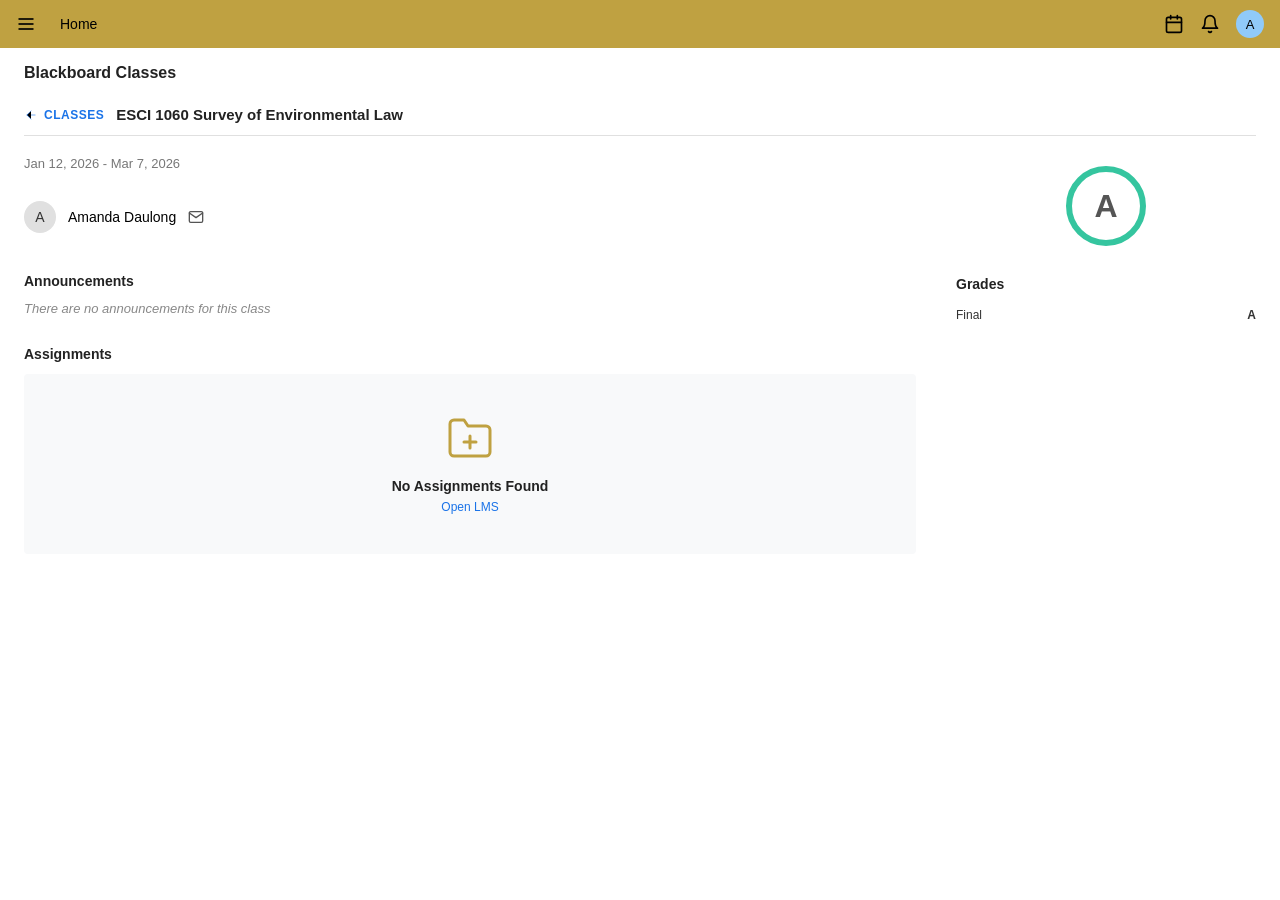
<file: class_detail_esci_1060.html>
<!DOCTYPE html>
<html lang="es">

<head>
    <meta charset="UTF-8">
    <meta name="viewport" content="width=device-width, initial-scale=1.0">
    <title>Blackboard Classes Detail - ESCI 1060</title>
    <style>
        :root {
            --gold: #bfa141;
            /* From screenshot */
            --blue: #003087;
            --light-blue: #90caf9;
            --text-main: #222;
            --text-gray: #777;
            --border-gray: #e0e0e0;
            --bg-gray: #f5f6f8;
            --success-green: #37b282;
            --avatar-k: #e0e0e0;
            --avatar-a: #e0e0e0;
        }

        * {
            box-sizing: border-box;
            margin: 0;
            padding: 0;
            font-family: 'Inter', -apple-system, BlinkMacSystemFont, 'Segoe UI', Roboto, Helvetica, Arial, sans-serif;
        }

        body {
            background-color: #fff;
            color: var(--text-main);
        }

        /* Top Nav Bar */
        .top-nav {
            background-color: var(--gold);
            height: 48px;
            display: flex;
            align-items: center;
            justify-content: space-between;
            padding: 0 16px;
        }

        .top-nav-left,
        .top-nav-right {
            display: flex;
            align-items: center;
            gap: 16px;
        }

        .burger-icon,
        .nav-icon {
            cursor: pointer;
            display: flex;
            align-items: center;
        }

        .burger-icon svg,
        .nav-icon svg {
            width: 20px;
            height: 20px;
            fill: none;
            stroke: #000;
            stroke-width: 2;
        }

        .home-text {
            font-size: 14px;
            font-weight: 500;
            color: #000;
            margin-left: 8px;
        }

        .user-avatar-nav {
            width: 28px;
            height: 28px;
            border-radius: 50%;
            background-color: var(--light-blue);
            color: #000;
            display: flex;
            align-items: center;
            justify-content: center;
            font-size: 13px;
            font-weight: 500;
            cursor: pointer;
        }

        /* Main Container */
        .detail-container {
            max-width: 1400px;
            margin: 0 auto;
            padding: 16px 24px;
        }

        .bb-title {
            font-size: 16px;
            font-weight: 700;
            margin-bottom: 24px;
        }

        .class-header-row {
            display: flex;
            align-items: center;
            gap: 12px;
            margin-bottom: 12px;
        }

        .back-link {
            display: flex;
            align-items: center;
            gap: 6px;
            color: #1a73e8;
            text-decoration: none;
            font-size: 12px;
            font-weight: 600;
            text-transform: uppercase;
            letter-spacing: 0.5px;
        }

        .back-link svg {
            width: 14px;
            height: 14px;
            stroke: currentColor;
        }

        .class-title {
            font-size: 15px;
            font-weight: 700;
        }

        .divider {
            border: none;
            border-top: 1px solid var(--border-gray);
            margin-bottom: 20px;
        }

        /* Body Layout */
        .detail-body {
            display: grid;
            grid-template-columns: 1fr 300px;
            gap: 40px;
        }

        @media (max-width: 900px) {
            .detail-body {
                grid-template-columns: 1fr;
                gap: 24px;
            }
        }

        /* Left Side Content */
        .dates-text {
            font-size: 13px;
            color: var(--text-gray);
            margin-bottom: 30px;
        }

        .instructor-row {
            display: flex;
            align-items: center;
            gap: 20px;
            margin-bottom: 40px;
        }

        .instructor-item {
            display: flex;
            align-items: center;
            gap: 12px;
        }

        .instructor-avatar {
            width: 32px;
            height: 32px;
            border-radius: 50%;
            background-color: #e0e0e0;
            display: flex;
            align-items: center;
            justify-content: center;
            font-size: 14px;
            font-weight: 500;
            color: #333;
        }

        .instructor-name {
            font-size: 14px;
            color: #000;
        }

        .mail-icon-small {
            width: 16px;
            height: 16px;
            fill: none;
            stroke: #555;
            stroke-width: 2;
        }

        .section-block {
            margin-bottom: 30px;
        }

        .section-title {
            font-size: 14px;
            font-weight: 700;
            margin-bottom: 12px;
        }

        .announcements-empty {
            font-size: 13px;
            color: #888;
            font-style: italic;
        }

        .assignments-box {
            background-color: #f8f9fa;
            border-radius: 4px;
            padding: 40px 20px;
            display: flex;
            flex-direction: column;
            align-items: center;
            justify-content: center;
        }

        .assignments-icon {
            margin-bottom: 12px;
        }

        .assignments-icon svg {
            width: 48px;
            height: 48px;
            fill: none;
            stroke: var(--gold);
            stroke-width: 1.5;
        }

        .assignments-msg {
            font-size: 14px;
            font-weight: 700;
            margin-bottom: 6px;
        }

        .open-lms {
            font-size: 12px;
            color: #1a73e8;
            text-decoration: none;
        }

        .open-lms:hover {
            text-decoration: underline;
        }

        /* Right Side Grades Content */
        .grades-panel {
            display: flex;
            flex-direction: column;
            align-items: center;
            padding-top: 10px;
        }

        .grade-widget {
            width: 80px;
            height: 80px;
            border-radius: 50%;
            display: flex;
            align-items: center;
            justify-content: center;
            margin-bottom: 30px;
        }

        .grade-widget.grade-a {
            border: 6px solid #35c59f;
        }

        .grade-letter-big {
            font-size: 32px;
            font-weight: 700;
            color: #555;
        }

        .grades-summary-block {
            width: 100%;
        }

        .grades-block-title {
            font-size: 14px;
            font-weight: 700;
            margin-bottom: 16px;
            text-align: left;
        }

        .grades-row {
            display: flex;
            justify-content: space-between;
            font-size: 12px;
            color: #333;
        }

        .grades-row-value {
            font-weight: 700;
        }
    </style>
</head>

<body>

    <!-- Top Nav Bar -->
    <header class="top-nav">
        <div class="top-nav-left">
            <div class="burger-icon">
                <svg viewBox="0 0 24 24">
                    <line x1="3" y1="12" x2="21" y2="12"></line>
                    <line x1="3" y1="6" x2="21" y2="6"></line>
                    <line x1="3" y1="18" x2="21" y2="18"></line>
                </svg>
            </div>
            <span class="home-text">Home</span>
        </div>
        <div class="top-nav-right">
            <div class="nav-icon">
                <!-- Calendar icon -->
                <svg viewBox="0 0 24 24" stroke-linecap="round" stroke-linejoin="round">
                    <rect x="3" y="4" width="18" height="18" rx="2" ry="2"></rect>
                    <line x1="16" y1="2" x2="16" y2="6"></line>
                    <line x1="8" y1="2" x2="8" y2="6"></line>
                    <line x1="3" y1="10" x2="21" y2="10"></line>
                </svg>
            </div>
            <div class="nav-icon">
                <!-- Bell icon -->
                <svg viewBox="0 0 24 24" stroke-linecap="round" stroke-linejoin="round">
                    <path d="M18 8A6 6 0 0 0 6 8c0 7-3 9-3 9h18s-3-2-3-9"></path>
                    <path d="M13.73 21a2 2 0 0 1-3.46 0"></path>
                </svg>
            </div>
            <div class="user-avatar-nav">A</div>
        </div>
    </header>

    <div class="detail-container">
        <h1 class="bb-title">Blackboard Classes</h1>

        <div class="class-header-row">
            <a href="index.html" class="back-link">
                <svg viewBox="0 0 24 24" stroke-linecap="round" stroke-linejoin="round">
                    <line x1="19" y1="12" x2="5" y2="12"></line>
                    <polyline points="12 19 5 12 12 5"></polyline>
                </svg>
                CLASSES
            </a>
            <span class="class-title">ESCI 1060 Survey of Environmental Law</span>
        </div>

        <hr class="divider">

        <div class="detail-body">
            <!-- Left Content -->
            <div class="detail-left">
                <p class="dates-text">Jan 12, 2026 - Mar 7, 2026</p>

                <div class="instructor-row">
                    <div class="instructor-item">
                        <div class="instructor-avatar">A</div>
                        <span class="instructor-name">Amanda Daulong</span>
                        <svg class="mail-icon-small" viewBox="0 0 24 24" stroke-linecap="round" stroke-linejoin="round">
                            <path d="M4 4h16c1.1 0 2 .9 2 2v12c0 1.1-.9 2-2 2H4c-1.1 0-2-.9-2-2V6c0-1.1.9-2 2-2z">
                            </path>
                            <polyline points="22,6 12,13 2,6"></polyline>
                        </svg>
                    </div>
                </div>

                <div class="section-block">
                    <h2 class="section-title">Announcements</h2>
                    <p class="announcements-empty">There are no announcements for this class</p>
                </div>

                <div class="section-block">
                    <h2 class="section-title">Assignments</h2>
                    <div class="assignments-box">
                        <div class="assignments-icon">
                            <!-- Folder / Inbox icon -->
                            <svg viewBox="0 0 24 24" stroke-linecap="round" stroke-linejoin="round">
                                <path d="M22 19a2 2 0 0 1-2 2H4a2 2 0 0 1-2-2V5a2 2 0 0 1 2-2h5l2 3h9a2 2 0 0 1 2 2z">
                                </path>
                                <line x1="12" y1="11" x2="12" y2="17"></line>
                                <line x1="9" y1="14" x2="15" y2="14"></line>
                            </svg>
                        </div>
                        <p class="assignments-msg">No Assignments Found</p>
                        <a href="#" class="open-lms">Open LMS</a>
                    </div>
                </div>
            </div>
            <!-- Right Content (Grades) -->
            <div class="detail-right">
                <div class="grades-panel">
                    <div class="grade-widget grade-a">
                        <span class="grade-letter-big">A</span>
                    </div>

                    <div class="grades-summary-block">
                        <h2 class="grades-block-title">Grades</h2>
                        <div class="grades-row">
                            <span class="grades-row-label">Final</span>
                            <span class="grades-row-value">A</span>
                        </div>
                    </div>
                </div>
            </div>
        </div> <!-- .detail-body -->

    </div> <!-- .detail-container -->

</body>

</html>
</file>
<file: style.css>
/* ===== RESET Y VARIABLES ===== */
* {
  box-sizing: border-box;
  margin: 0;
  padding: 0;
}

:root {
  --bg-color: #f0f2f5;
  /* Gris clarito de fondo de pantalla */
  --card-bg: #ffffff;
  --text-main: #202124;
  /* Gris oscuro casi negro */
  --text-muted: #5f6368;
  /* Gris secundario */
  --link-color: #0056b3;
  /* Azul oficial de los links */
  --border-color: #dadce0;
  --gold: #c29b20;
  /* Mostaza exacto del banner */
  --shadow-sm: 0 1px 3px rgba(0, 0, 0, 0.06), 0 1px 2px rgba(0, 0, 0, 0.03);
  --shadow-md: 0 2px 6px rgba(0, 0, 0, 0.08);
}

body {
  font-family: 'Inter', -apple-system, BlinkMacSystemFont, "Segoe UI", Roboto, Helvetica, Arial, sans-serif;
  background-color: var(--bg-color);
  color: var(--text-main);
  line-height: 1.5;
  font-size: 13px;
  /* Tamaño base estándar de los textos internos */
  -webkit-font-smoothing: antialiased;
}

a {
  color: var(--link-color);
  text-decoration: none;
}

a:hover {
  text-decoration: underline;
}

/* ===== HEADER & HERO ===== */
.hero-wrapper {
  position: relative;
  background-color: #222;
  background-image: url('assets/hero_bg.png');
  background-size: cover;
  background-position: center top;
}

.hero-overlay {
  position: absolute;
  top: 0;
  left: 0;
  right: 0;
  bottom: 0;
  background: rgba(0, 0, 0, 0.45);
  /* Oscurece la foto para resaltar letras */
  z-index: 1;
}

.topnav {
  position: relative;
  z-index: 10;
  display: flex;
  justify-content: space-between;
  align-items: center;
  padding: 12px 24px;
}

.topnav-left,
.topnav-right {
  display: flex;
  align-items: center;
  gap: 16px;
}

.hamburger {
  background: none;
  border: none;
  cursor: pointer;
  display: flex;
  flex-direction: column;
  gap: 4px;
}

.hamburger span {
  display: block;
  width: 22px;
  height: 2px;
  background: #fff;
}

.logo-img {
  max-height: 65px;
  /* Logo aún más grande */
  width: auto;
  object-fit: contain;
}

.icon-btn {
  background: none;
  border: none;
  color: #fff;
  cursor: pointer;
  display: flex;
  align-items: center;
}

.icon-btn svg {
  width: 20px;
  height: 20px;
}

.avatar {
  width: 32px;
  height: 32px;
  background-color: #90caf9;
  color: #000;
  border-radius: 50%;
  display: flex;
  align-items: center;
  justify-content: center;
  font-weight: 600;
  font-size: 14px;
}

/* ===== CAROUSEL CARDS (Superiores) ===== */
.hero-carousel {
  position: relative;
  z-index: 10;
  max-width: 1900px;
  /* Aumentado para reducir margen lateral y que todo luzca más cercano/"grande" */
  margin: 0 auto;
  padding: 40px 24px 24px;
  /* Las deja sentadas abajo */
}

.carousel-container {
  display: grid;
  grid-template-columns: repeat(3, 400px);
  /* Ancho fijo para alinearlas a la izquierda sin estirar */
  justify-content: start;
  /* Alineación izquierda forzada */
  gap: 20px;
}

.hero-card {
  background: #fff;
  border-radius: 4px;
  border-top: 8px solid var(--gold);
  /* Grueso exacto */
  padding: 16px 20px;
  display: flex;
  flex-direction: column;
  justify-content: space-between;
  min-height: 125px;
  box-shadow: var(--shadow-md);
}

.hero-card-text {
  font-size: 13.5px;
  color: #333;
  /* Gris fuerte */
  line-height: 1.4;
}

.hero-card-footer {
  display: flex;
  justify-content: space-between;
  align-items: flex-end;
  margin-top: 14px;
}

.hero-counter {
  font-size: 11px;
  color: #888;
}

.hero-link {
  font-size: 12.5px;
  text-decoration: underline;
}

/* Botón 3er tarjeta (Register NOW) */
.btn-link {
  border: 1px solid var(--link-color);
  padding: 4px 8px;
  border-radius: 4px;
  text-decoration: none !important;
  font-weight: 500;
}

.btn-link:hover {
  background: #f0f4f8;
}

/* ===== TABS NAV ===== */
.tabs-nav-container {
  background: #fff;
  border-bottom: 1px solid var(--border-color);
}

.tabs-nav {
  max-width: 1500px;
  margin: 0 auto;
  display: flex;
  justify-content: space-between;
  align-items: center;
  padding: 0 24px;
}

.tabs-left {
  display: flex;
}

.tab {
  padding: 16px 20px;
  font-size: 14px;
  font-weight: 600;
  color: var(--text-muted);
  border-bottom: 3px solid transparent;
}

.tab:hover {
  color: var(--link-color);
  text-decoration: none;
}

.tab.active {
  color: var(--link-color);
  border-bottom-color: var(--link-color);
}

.tabs-right .view-all-link {
  display: flex;
  align-items: center;
  gap: 6px;
  font-size: 12px;
  font-weight: 700;
  color: var(--link-color);
  text-transform: uppercase;
}

/* ===== DASHBOARD MAIN GRID ===== */
.dashboard {
  max-width: 1900px;
  /* Expandido para dar la sensación de zoom/cercanía */
  margin: 24px auto;
  padding: 0 24px;
  display: flex;
  flex-direction: column;
  gap: 20px;
}

.card-grid {
  display: grid;
  grid-template-columns: repeat(4, 1fr);
  gap: 20px;
  align-items: stretch;
}

.card-grid.row3 {
  grid-template-columns: repeat(3, 1fr);
}

/* ===== TARJETAS (CARDS) ===== */
.card {
  background: var(--card-bg);
  border: 1px solid #e0e0e0;
  /* Borde sutil gris en lugar de sombra pesada */
  border-radius: 6px;
  display: flex;
  flex-direction: column;
  box-shadow: var(--shadow-sm);
  overflow: hidden;
  overflow: hidden;
  height: 255px;
  /* Altura estricta para alinear todo a la altura del 3er item */
}

.card-header {
  display: flex;
  justify-content: space-between;
  align-items: flex-start;
  padding: 16px 16px 12px;
}

.card-title {
  font-size: 15px;
  font-weight: 700;
  color: var(--text-main);
  line-height: 1.2;
}

.card-subtitle {
  font-size: 11px;
  color: #888;
  display: block;
  margin-top: 4px;
}

.card-subtitle-gray {
  font-size: 11px;
  color: #888;
  display: block;
  margin-bottom: 8px;
}

.card-icons {
  display: flex;
  gap: 8px;
  color: #aaa;
}

.icon-dots,
.icon-lock,
.icon-bookmark {
  display: inline-block;
  background-color: currentColor;
  -webkit-mask-size: contain;
  -webkit-mask-repeat: no-repeat;
  -webkit-mask-position: center;
  mask-size: contain;
  mask-repeat: no-repeat;
  mask-position: center;
}

.icon-dots {
  width: 14px;
  height: 14px;
  margin-top: 2px;
  -webkit-mask-image: url('data:image/svg+xml;utf8,<svg viewBox="0 0 24 24" fill="black" xmlns="http://www.w3.org/2000/svg"><circle cx="12" cy="5" r="2.5"/><circle cx="12" cy="12" r="2.5"/><circle cx="12" cy="19" r="2.5"/></svg>');
  mask-image: url('data:image/svg+xml;utf8,<svg viewBox="0 0 24 24" fill="black" xmlns="http://www.w3.org/2000/svg"><circle cx="12" cy="5" r="2.5"/><circle cx="12" cy="12" r="2.5"/><circle cx="12" cy="19" r="2.5"/></svg>');
  cursor: pointer;
}

.icon-lock {
  width: 13px;
  height: 13px;
  margin-top: 2px;
  -webkit-mask-image: url('data:image/svg+xml;utf8,<svg viewBox="0 0 24 24" fill="none" stroke="black" stroke-width="2.5" stroke-linecap="round" stroke-linejoin="round" xmlns="http://www.w3.org/2000/svg"><rect x="3" y="11" width="18" height="11" rx="2" ry="2"/><path d="M7 11V7a5 5 0 0 1 10 0v4"/></svg>');
  mask-image: url('data:image/svg+xml;utf8,<svg viewBox="0 0 24 24" fill="none" stroke="black" stroke-width="2.5" stroke-linecap="round" stroke-linejoin="round" xmlns="http://www.w3.org/2000/svg"><rect x="3" y="11" width="18" height="11" rx="2" ry="2"/><path d="M7 11V7a5 5 0 0 1 10 0v4"/></svg>');
}

.icon-bookmark {
  width: 14px;
  height: 14px;
  margin-top: 2px;
  -webkit-mask-image: url('data:image/svg+xml;utf8,<svg viewBox="0 0 24 24" fill="none" stroke="black" stroke-width="2" stroke-linecap="round" stroke-linejoin="round" xmlns="http://www.w3.org/2000/svg"><path d="M19 21l-7-5-7 5V5a2 2 0 0 1 2-2h10a2 2 0 0 1 2 2z"/></svg>');
  mask-image: url('data:image/svg+xml;utf8,<svg viewBox="0 0 24 24" fill="none" stroke="black" stroke-width="2" stroke-linecap="round" stroke-linejoin="round" xmlns="http://www.w3.org/2000/svg"><path d="M19 21l-7-5-7 5V5a2 2 0 0 1 2-2h10a2 2 0 0 1 2 2z"/></svg>');
}

.card-content {
  padding: 0 16px 16px;
  flex-grow: 1;
}

.text-center {
  text-align: center;
}

.align-center {
  display: flex;
  flex-direction: column;
  align-items: center;
}

.bold-text {
  font-weight: 600;
}

.mt-12 {
  margin-top: 12px;
}

.w-100 {
  width: 100%;
}

/* Contenedores de imagen */
.image-placeholder {
  width: 100%;
  height: 100%;
  display: flex;
  align-items: center;
  justify-content: center;
  padding: 10px;
}

.card-banner-img {
  max-width: 100%;
  max-height: 100%;
  object-fit: contain;
  /* Enmarca toda la imagen sin recortes */
  display: block;
}

.eagle-link-img {
  width: auto;
  height: 35px;
  /* Reducido para que el texto de abajo entre cómodamente en los 255px */
  margin: 10px auto;
  object-fit: contain;
  display: block;
}

.image-placeholder.small-placeholder {
  flex: none;
  padding: 10px 10px 0 10px;
  /* Reducir padding inferior para arrimar el texto */
  height: auto;
  /* Permitir que ocupe menos de su 100% de flex */
}

/* ===== ELEMENTOS INTERNOS DE LAS TARJETAS ===== */

/* Listas de texto (Quick Contact) */
.text-list {
  list-style: none;
  padding-left: 8px;
  margin-top: 12px;
}

/* Clases (Blackboard) */
.semester-filter {
  display: flex;
  justify-content: space-between;
  align-items: center;
  font-size: 13.5px;
  margin-bottom: 16px;
  border-bottom: 1px solid #eee;
  padding-bottom: 10px;
  font-weight: 500;
}

.class-item {
  display: flex;
  justify-content: space-between;
  align-items: center;
  padding: 6px 0;
}

.class-info {
  display: flex;
  flex-direction: column;
}

.class-info a {
  font-size: 13px;
}

.class-info span {
  font-size: 11px;
  color: #888;
  margin-top: 2px;
}

.class-line {
  height: 1px;
  background: #eee;
  margin: 4px 0;
}

.grade-circle {
  width: 34px;
  height: 34px;
  border-radius: 50%;
  display: flex;
  align-items: center;
  justify-content: center;
  font-weight: 700;
  font-size: 15px;
}

.grade-b {
  border: 4px solid #eee;
  /* El fondo gris claro del hueco */
  border-top-color: #35c59f;
  /* Verde turquesa de la foto */
  border-right-color: #35c59f;
  border-bottom-color: #35c59f;
  color: #333;
  transform: rotate(45deg);
  /* Pone la sección de borde gris puro en el área top-left (de 9 a 12 en punto) */
}

/* Evitar que el texto B quede rotado */
.grade-b::before {
  content: 'B';
  display: block;
  transform: rotate(-45deg);
  font-size: 15px;
  color: #555;
}

.grade-a {
  border: 4px solid #35c59f;
  color: #555;
}

/* Verde esmeralda */
.grade-none {
  border: 2px solid #ccc;
  color: #ccc;
}

/* Registros */
.semester-title {
  font-size: 14.5px;
  font-weight: 700;
}

.semester-dates {
  font-size: 11.5px;
  color: #555;
  display: block;
  margin-bottom: 12px;
  margin-top: 2px;
}

.registered-tag {
  display: inline-block;
  border: 1px solid #93c5fd;
  color: #2563eb;
  padding: 2px 8px;
  font-size: 10px;
  font-weight: 600;
  border-radius: 4px;
  text-transform: uppercase;
}

.carousel-dots {
  display: flex;
  align-items: center;
  justify-content: space-between;
  width: 100%;
  margin-top: 16px;
  color: #aaa;
  font-size: 14px;
  padding: 0 4px;
}

.dot {
  width: 6px;
  height: 6px;
  background: #ccc;
  border-radius: 50%;
}

.dot.active {
  background: var(--link-color);
}

/* Listas con links e iconos */
.link-list {
  list-style: none;
  display: flex;
  flex-direction: column;
  gap: 10px;
}

.link-list li {
  display: flex;
  align-items: center;
  gap: 8px;
  font-size: 13px;
}

.list-icon {
  color: #888;
  font-size: 13px;
  display: flex;
  align-items: center;
}

.svg-icon {
  width: 14px;
  height: 14px;
  fill: none;
  stroke: currentColor;
  stroke-width: 2.5;
  stroke-linecap: round;
  stroke-linejoin: round;
}

.app-svg {
  width: 11px;
  height: 11px;
  fill: none;
  stroke: #fff;
  stroke-width: 2.5;
  stroke-linecap: round;
  stroke-linejoin: round;
}

.app-icon {
  width: 16px;
  height: 16px;
  font-size: 9px;
  color: #fff;
  display: flex;
  align-items: center;
  justify-content: center;
  border-radius: 3px;
  font-weight: bold;
}

.app-icon.ctc {
  background: #004aad;
}

.app-icon.bb {
  background: #27ae60;
}

.app-icon.mail {
  background: #2980b9;
}

.app-icon.okta {
  background: #2c3e50;
}

.app-icon.lib {
  background: #8e44ad;
}

.app-icon.ans {
  background: #e67e22;
}

.app-icon.green {
  background: #27ae60;
}

.app-icon.solid-blue {
  background: #3498db;
}

/* Botones */
.btn-outline {
  padding: 8px;
  background: transparent;
  border: 1px solid var(--link-color);
  color: var(--link-color);
  font-weight: 600;
  border-radius: 4px;
  cursor: pointer;
  text-transform: uppercase;
  font-size: 12px;
}

.btn-outline:hover {
  background: #f0f4f8;
}

.btn-solid {
  width: 100%;
  padding: 10px;
  background: #003087;
  color: #fff;
  border: none;
  border-radius: 4px;
  font-weight: 600;
  cursor: pointer;
  margin-top: 16px;
  font-size: 13px;
}

.btn-solid:hover {
  background: #002266;
}

/* DegreeWorks */
.degree-title {
  font-size: 13px;
  margin-bottom: 16px;
}

.progress-circle {
  width: 72px;
  height: 72px;
  border: 4px solid var(--gold);
  border-radius: 50%;
  border-left-color: #eee;
  display: flex;
  align-items: center;
  justify-content: center;
  transform: rotate(45deg);
  margin-bottom: 8px;
}

.progress-text {
  transform: rotate(-45deg);
  font-weight: 700;
  font-size: 16px;
}

.progress-label {
  font-size: 10px;
  color: #888;
  text-transform: uppercase;
  letter-spacing: 0.5px;
  margin-bottom: 12px;
}

.gpa-score {
  font-size: 22px;
  font-weight: 700;
  margin-bottom: 2px;
}

.view-audit {
  font-size: 12.5px;
  margin-top: 8px;
  display: inline-block;
}

/* Sign in / Eagle Link */
.signin-title {
  font-size: 18px;
  margin-bottom: 2px;
}

.signin-desc {
  font-size: 11px;
  color: #555;
  line-height: 1.3;
}

/* Academic Advisement */
.advise-text {
  margin-bottom: 16px;
  color: #444;
  line-height: 1.5;
}

.advise-main-link {
  font-size: 16px;
  font-weight: 700;
  margin-bottom: 12px;
  display: block;
}

.advise-sub-link {
  display: block;
  margin-bottom: 8px;
}

.advise-footer-links {
  font-size: 12px;
  margin-top: 16px;
}

/* To-Do List */
.to-do-content {
  justify-content: center;
  gap: 8px;
  padding-top: 16px;
  padding-bottom: 8px;
}

.todo-icon {
  width: 44px;
  height: 44px;
  margin-bottom: 4px;
}

.todo-title {
  font-size: 15px;
  font-weight: 600;
}

.todo-sub {
  color: #888;
  margin-bottom: 24px;
  font-size: 12px;
}

/* Tarjetas scrolleables para listas largas */
.scrollable .card-content {
  overflow-y: auto;
}

.scrollable .card-content::-webkit-scrollbar {
  width: 4px;
}

.scrollable .card-content::-webkit-scrollbar-thumb {
  background: #d1d5db;
  border-radius: 4px;
}

/* ===== RESPONSIVE ====== */
@media (max-width: 1300px) {

  .card-grid,
  .card-grid.row3 {
    grid-template-columns: repeat(2, 1fr);
  }

  .carousel-container {
    grid-template-columns: repeat(3, 1fr);
    gap: 12px;
  }
}

@media (max-width: 768px) {
  .carousel-container {
    grid-template-columns: 1fr;
  }

  .card-grid,
  .card-grid.row3 {
    grid-template-columns: 1fr;
  }

  .tabs-nav {
    flex-direction: column;
    gap: 12px;
    padding: 16px;
  }
}
</file>
